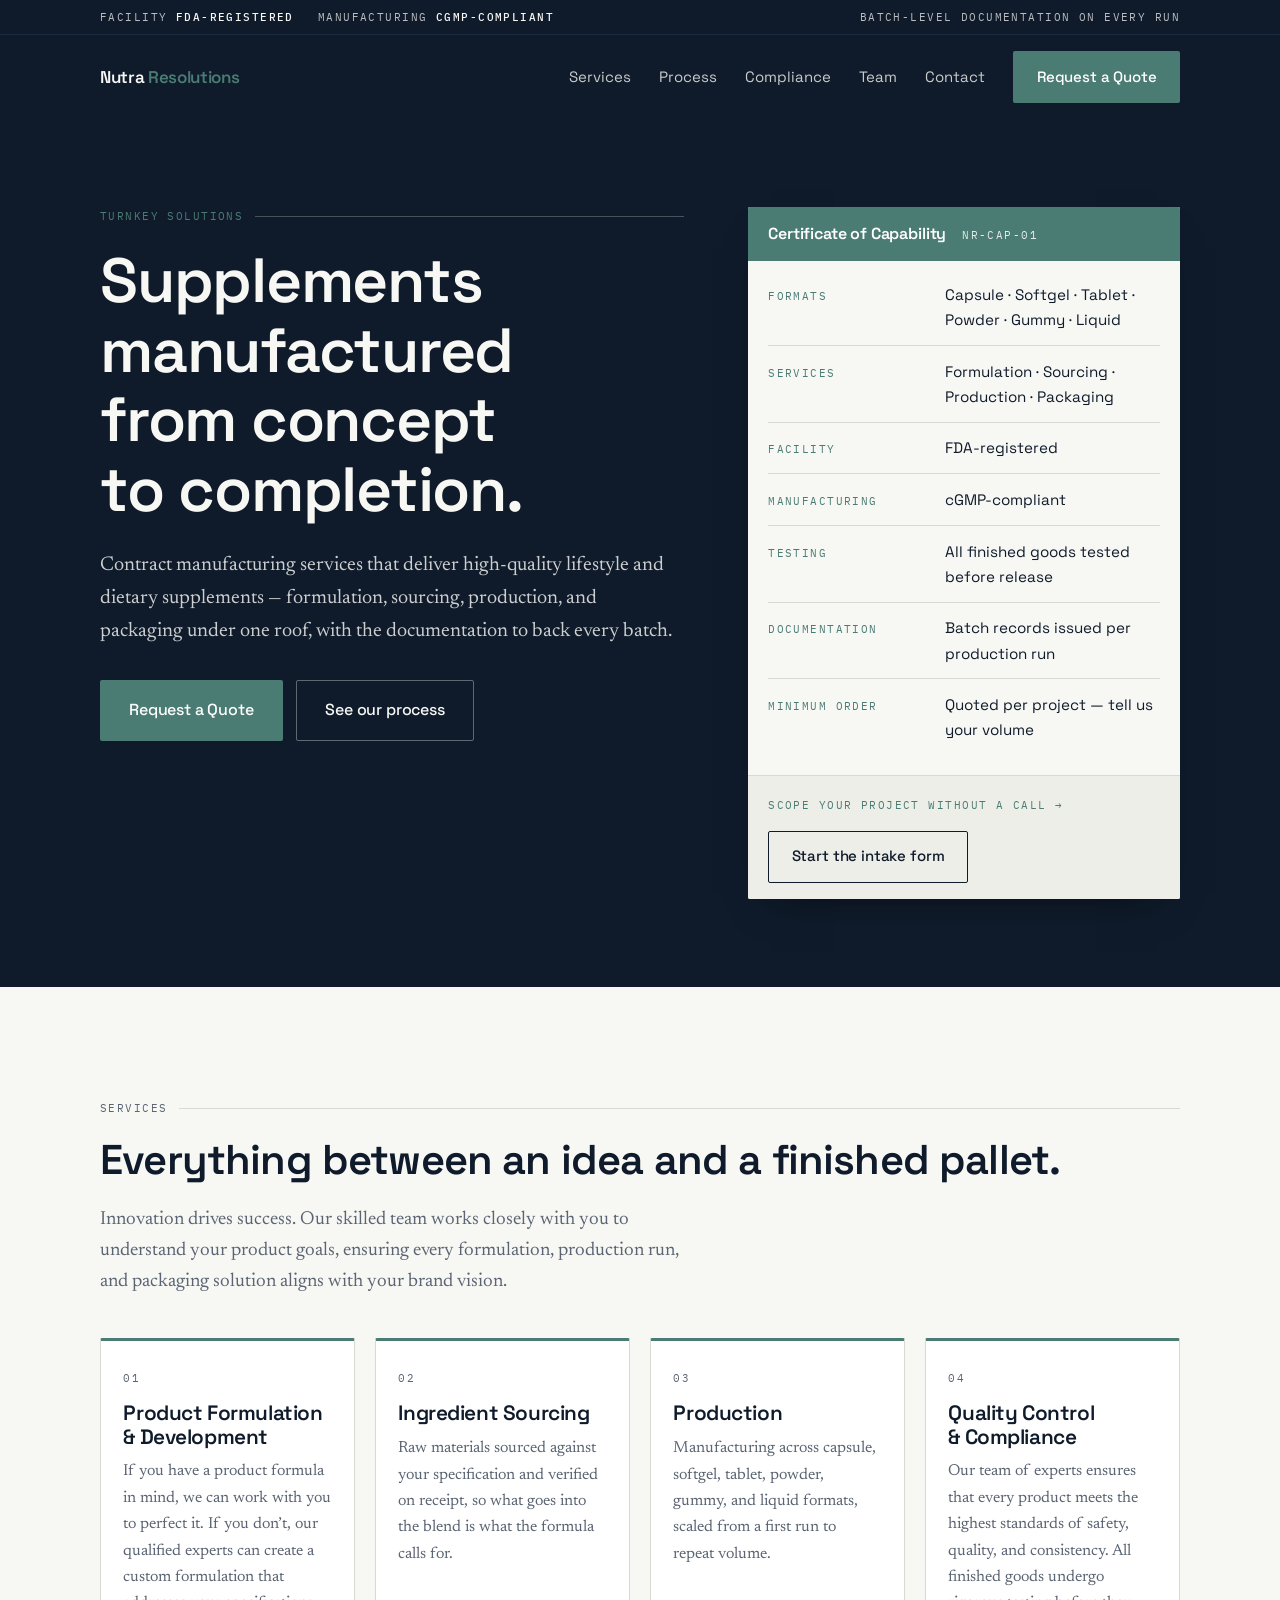
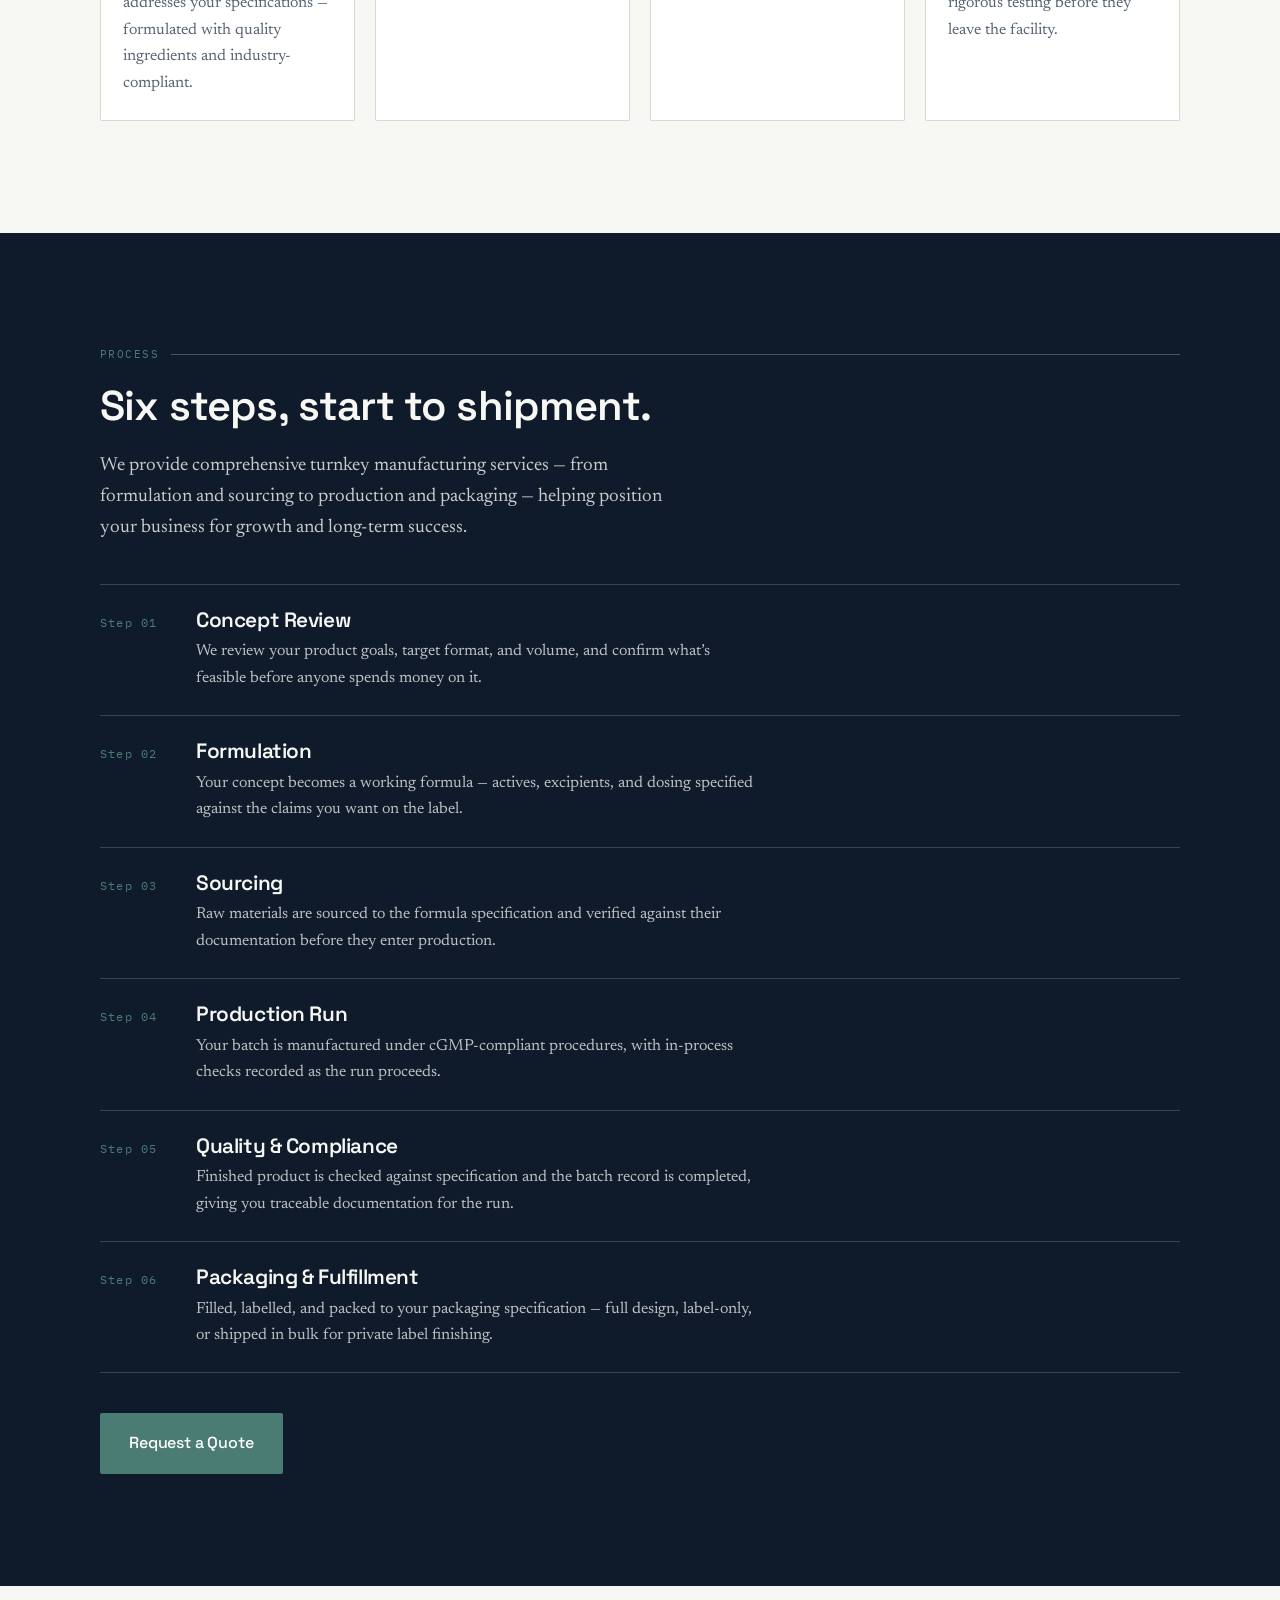
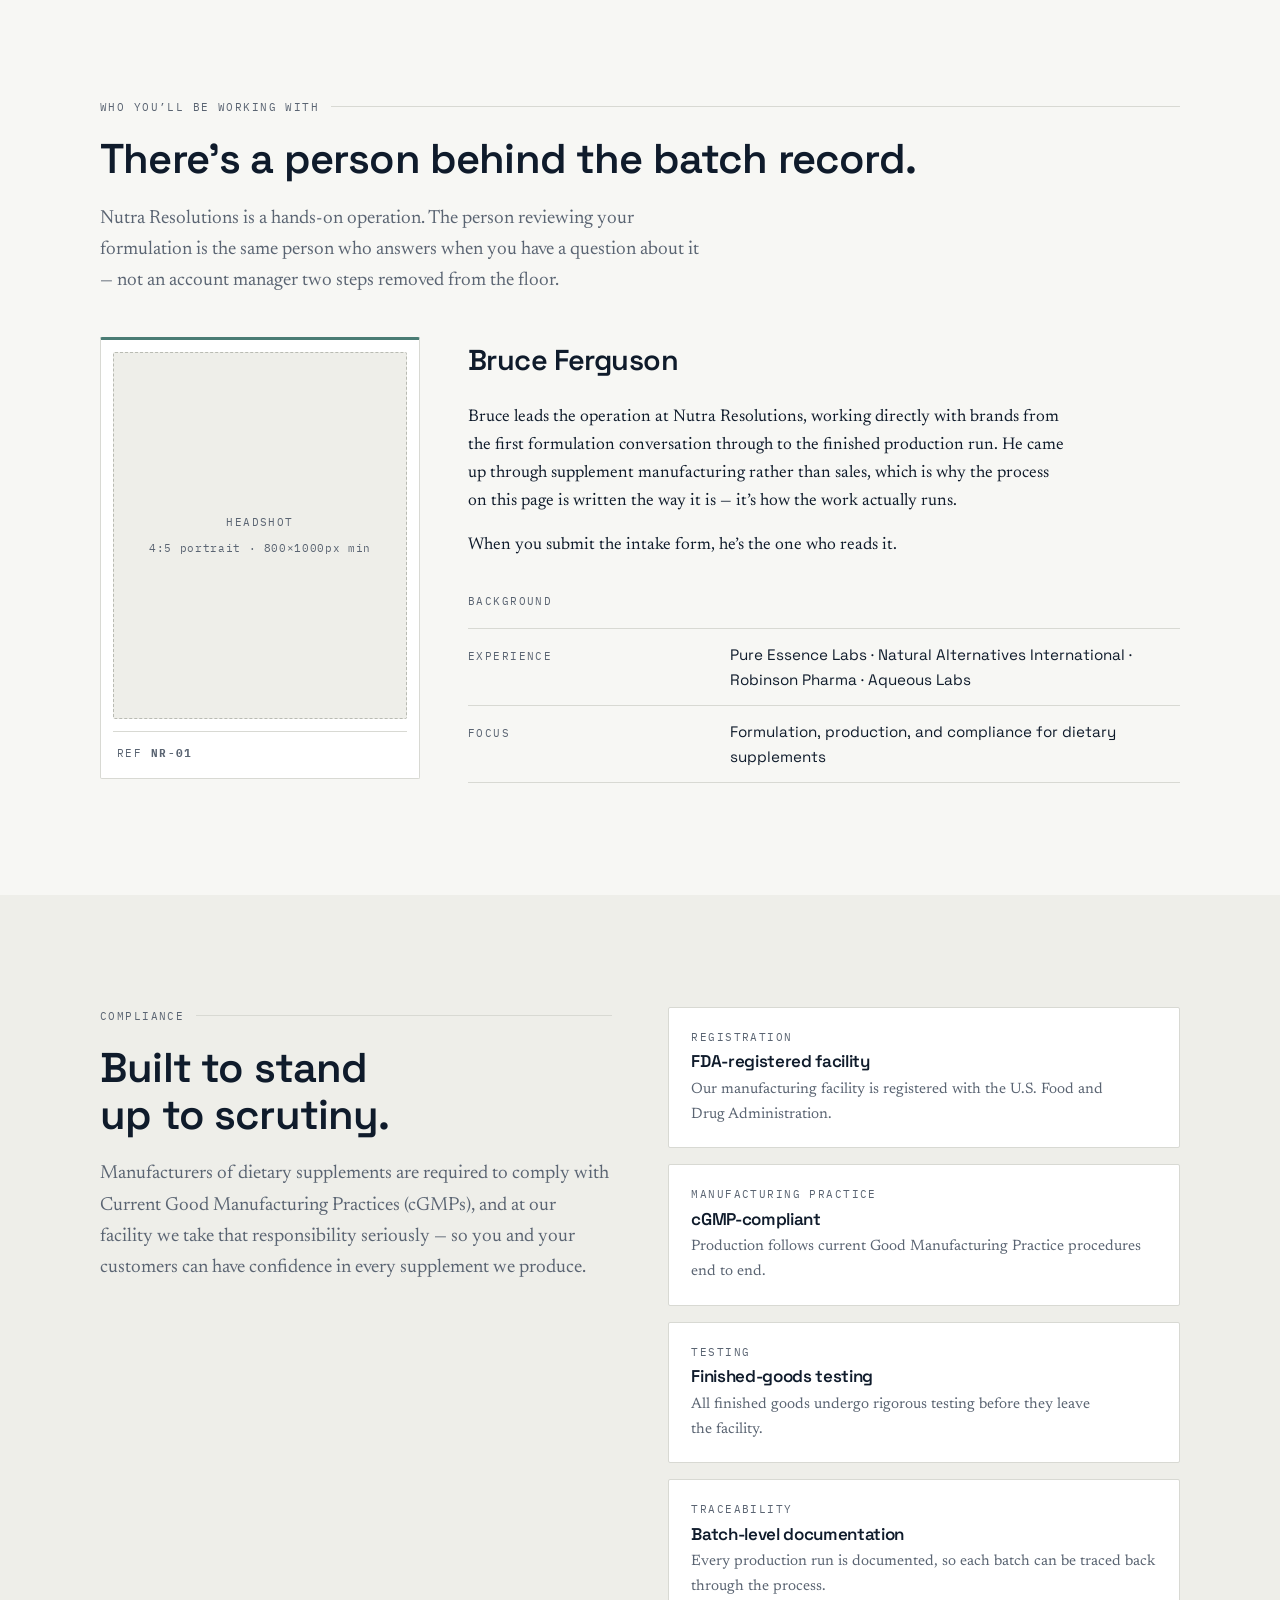
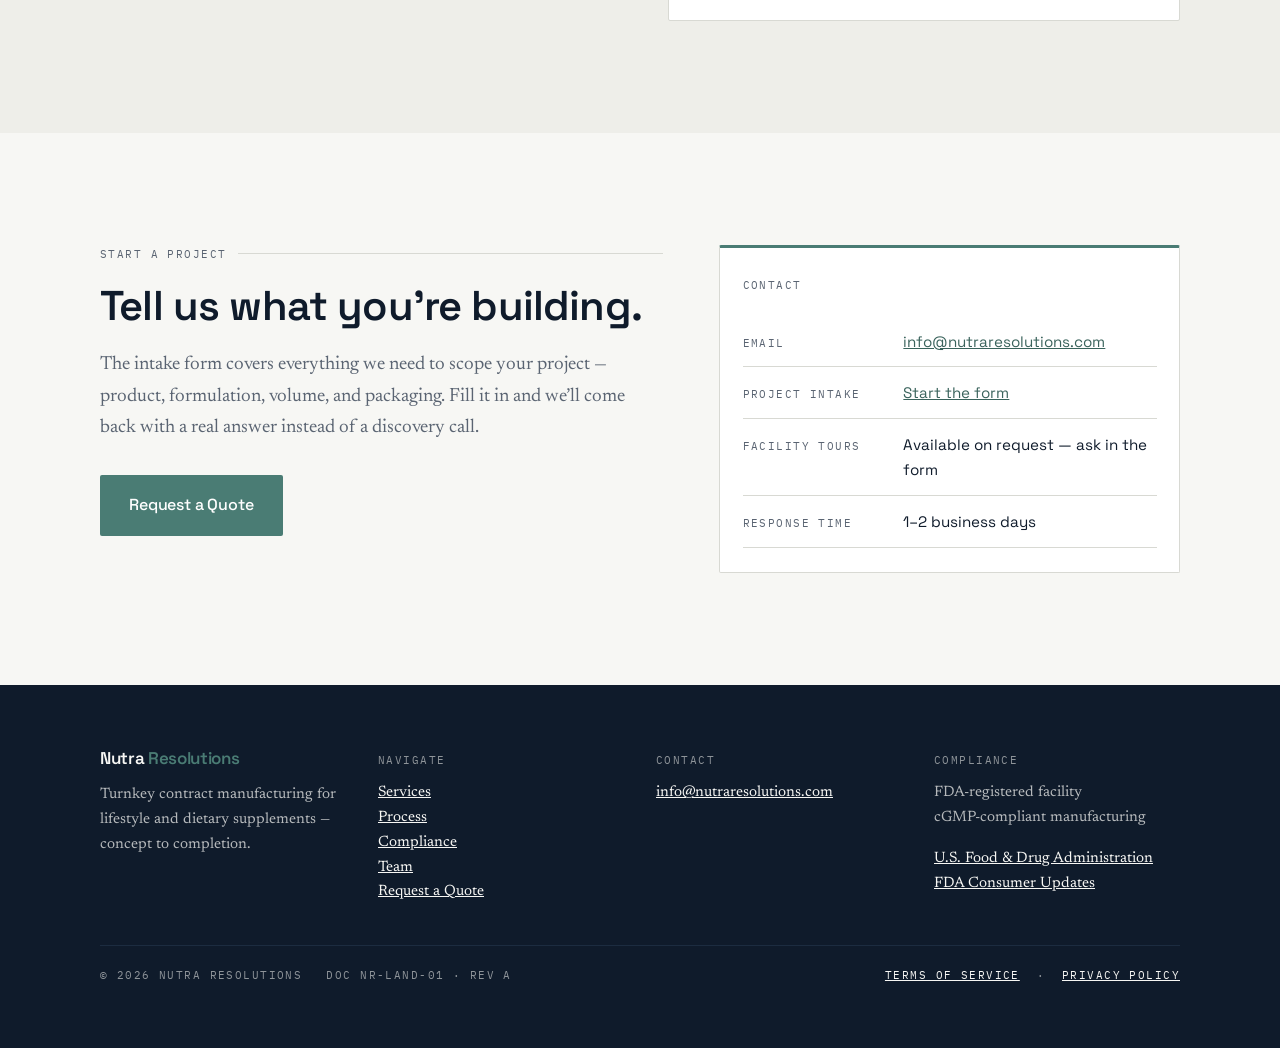
<file: clients/nutra-resolutions/index.html>
<!doctype html>
<html lang="en">
<head>
<meta charset="utf-8">
<meta name="viewport" content="width=device-width, initial-scale=1">
<title>Nutra Resolutions — Turnkey Supplement Contract Manufacturing</title>
<meta name="description" content="Contract manufacturing for lifestyle and dietary supplements — formulation, sourcing, production, and packaging from concept to completion. FDA-registered, cGMP-compliant.">
<link rel="preconnect" href="https://fonts.googleapis.com">
<link rel="preconnect" href="https://fonts.gstatic.com" crossorigin>
<link href="https://fonts.googleapis.com/css2?family=IBM+Plex+Mono:wght@400;500&family=Newsreader:opsz,wght@6..72,400;6..72,500&family=Space+Grotesk:wght@400;500;600&display=swap" rel="stylesheet">
<link rel="stylesheet" href="assets/nutra.css">
</head>
<body>

<a class="skip-link" href="#main">Skip to content</a>

<!-- ===== SECTION: batch-strip ============================================ -->
<div class="batch-strip">
  <div class="wrap">
    <span class="mono">Facility <b>FDA-Registered</b></span>
    <span class="mono">Manufacturing <b>cGMP-Compliant</b></span>
    <span class="mono batch-strip__spacer">Batch-level documentation on every run</span>
  </div>
</div>

<!-- ===== SECTION: header ================================================= -->
<header class="site-header">
  <div class="wrap site-header__inner">
    <a class="brand" href="index.html">
      <!-- LOGO SLOT — when Bruce's file lands, replace the <span> below with:
           <img class="brand__logo" src="assets/logo.svg" alt="Nutra Resolutions">
           It sits on navy, so it needs the light/reversed version of the lockup.
           Do the same in the footer. -->
      <span class="brand__text">Nutra <span class="brand__mark">Resolutions</span></span>
    </a>
    <button class="nav-toggle" type="button" aria-expanded="false" aria-controls="site-nav">Menu</button>
    <nav class="site-nav" id="site-nav" aria-label="Main">
      <a href="#services">Services</a>
      <a href="#process">Process</a>
      <a href="#compliance">Compliance</a>
      <a href="#founder">Team</a>
      <a href="#contact">Contact</a>
      <a class="btn btn--primary" href="intake-form.html">Request a Quote</a>
    </nav>
  </div>
</header>

<main id="main">

<!-- ===== SECTION: hero =================================================== -->
<section class="hero">
  <div class="wrap hero__grid">
    <div>
      <div class="eyebrow"><span class="mono">Turnkey Solutions</span></div>
      <h1>Supplements manufactured from concept to completion.</h1>
      <p class="hero__lede">
        Contract manufacturing services that deliver high-quality lifestyle and dietary
        supplements &mdash; formulation, sourcing, production, and packaging under one
        roof, with the documentation to back every batch.
      </p>
      <div class="hero__actions">
        <a class="btn btn--primary btn--lg" href="intake-form.html">Request a Quote</a>
        <a class="btn btn--ghost btn--lg" href="#process">See our process</a>
      </div>
    </div>

    <!-- Certificate of Capability card -->
    <div class="coc">
      <div class="coc__head">
        <span class="coc__title">Certificate of Capability</span>
        <span class="mono">NR-CAP-01</span>
      </div>
      <div class="coc__body">
        <!-- ⚠️ UNCONFIRMED (spec §10): this format list is drafted from what a
             turnkey manufacturer typically offers. Dr. Bruce must confirm which
             of these six he actually runs before this goes live. -->
        <div class="spec-row">
          <span class="mono">Formats</span>
          <span class="spec-row__value">Capsule &middot; Softgel &middot; Tablet &middot; Powder &middot; Gummy &middot; Liquid</span>
        </div>
        <div class="spec-row">
          <span class="mono">Services</span>
          <span class="spec-row__value">Formulation &middot; Sourcing &middot; Production &middot; Packaging</span>
        </div>
        <div class="spec-row">
          <span class="mono">Facility</span>
          <span class="spec-row__value">FDA-registered</span>
        </div>
        <div class="spec-row">
          <span class="mono">Manufacturing</span>
          <span class="spec-row__value">cGMP-compliant</span>
        </div>
        <div class="spec-row">
          <span class="mono">Testing</span>
          <span class="spec-row__value">All finished goods tested before release</span>
        </div>
        <div class="spec-row">
          <span class="mono">Documentation</span>
          <span class="spec-row__value">Batch records issued per production run</span>
        </div>
        <!-- ⚠️ UNCONFIRMED (spec §10): real MOQ numbers not yet supplied. This
             row deliberately states no figure rather than publish a guess —
             replace with the actual minimum once Dr. Bruce confirms it. -->
        <div class="spec-row">
          <span class="mono">Minimum order</span>
          <span class="spec-row__value">Quoted per project &mdash; tell us your volume</span>
        </div>
      </div>
      <div class="coc__foot">
        <span class="mono">Scope your project without a call &rarr;</span>
        <p style="margin-top:.65rem">
          <a class="btn btn--outline" href="intake-form.html">Start the intake form</a>
        </p>
      </div>
    </div>
  </div>
</section>

<!-- ===== SECTION: services =============================================== -->
<section class="section" id="services">
  <div class="wrap">
    <div class="eyebrow"><span class="mono">Services</span></div>
    <h2>Everything between an idea and a finished pallet.</h2>
    <p class="section__lede">
      Innovation drives success. Our skilled team works closely with you to understand your
      product goals, ensuring every formulation, production run, and packaging solution
      aligns with your brand vision.
    </p>

    <div class="cards">
      <article class="card">
        <span class="mono">01</span>
        <h3>Product Formulation &amp; Development</h3>
        <p>
          If you have a product formula in mind, we can work with you to perfect it.
          If you don&rsquo;t, our qualified experts can create a custom formulation that
          addresses your specifications &mdash; formulated with quality ingredients and
          industry-compliant.
        </p>
      </article>
      <article class="card">
        <span class="mono">02</span>
        <h3>Ingredient Sourcing</h3>
        <p>
          Raw materials sourced against your specification and verified on receipt, so
          what goes into the blend is what the formula calls for.
        </p>
      </article>
      <article class="card">
        <span class="mono">03</span>
        <h3>Production</h3>
        <p>
          Manufacturing across capsule, softgel, tablet, powder, gummy, and liquid
          formats, scaled from a first run to repeat volume.
        </p>
      </article>
      <article class="card">
        <span class="mono">04</span>
        <h3>Quality Control &amp; Compliance</h3>
        <p>
          Our team of experts ensures that every product meets the highest standards
          of safety, quality, and consistency. All finished goods undergo rigorous
          testing before they leave the facility.
        </p>
      </article>
    </div>
  </div>
</section>

<!-- ===== SECTION: process =============================================== -->
<section class="section section--navy" id="process">
  <div class="wrap">
    <div class="eyebrow"><span class="mono">Process</span></div>
    <h2>Six steps, start to shipment.</h2>
    <p class="section__lede">
      We provide comprehensive turnkey manufacturing services &mdash; from formulation and
      sourcing to production and packaging &mdash; helping position your business for growth
      and long-term success.
    </p>

    <div class="steps">
      <article class="step">
        <span class="step__num">Step 01</span>
        <div>
          <h3>Concept Review</h3>
          <p>
            We review your product goals, target format, and volume, and confirm what&rsquo;s
            feasible before anyone spends money on it.
          </p>
        </div>
      </article>
      <article class="step">
        <span class="step__num">Step 02</span>
        <div>
          <h3>Formulation</h3>
          <p>
            Your concept becomes a working formula &mdash; actives, excipients, and dosing
            specified against the claims you want on the label.
          </p>
        </div>
      </article>
      <article class="step">
        <span class="step__num">Step 03</span>
        <div>
          <h3>Sourcing</h3>
          <p>
            Raw materials are sourced to the formula specification and verified against
            their documentation before they enter production.
          </p>
        </div>
      </article>
      <article class="step">
        <span class="step__num">Step 04</span>
        <div>
          <h3>Production Run</h3>
          <p>
            Your batch is manufactured under cGMP-compliant procedures, with in-process
            checks recorded as the run proceeds.
          </p>
        </div>
      </article>
      <article class="step">
        <span class="step__num">Step 05</span>
        <div>
          <h3>Quality &amp; Compliance</h3>
          <p>
            Finished product is checked against specification and the batch record is
            completed, giving you traceable documentation for the run.
          </p>
        </div>
      </article>
      <article class="step">
        <span class="step__num">Step 06</span>
        <div>
          <h3>Packaging &amp; Fulfillment</h3>
          <p>
            Filled, labelled, and packed to your packaging specification &mdash; full design,
            label-only, or shipped in bulk for private label finishing.
          </p>
        </div>
      </article>
    </div>

    <p style="margin-top:2.5rem">
      <a class="btn btn--primary btn--lg" href="intake-form.html">Request a Quote</a>
    </p>
  </div>
</section>

<!-- ===== SECTION: founder ================================================
     ⚠️ EVERYTHING IN THIS SECTION IS UNCONFIRMED — see README "Who runs the
     company". Sourced from third-party data aggregators (ZoomInfo, RocketReach,
     Datanyze), not from Bruce or from a primary source. Three specific things
     must be confirmed before this goes live:
       1. TITLE — deliberately absent. Sources said "General Manager", the brief
          said owner. Ask Bruce and add it in the last phase.
       2. "DR." — his degree is an M.D. (A.M.) in Alternative Medicine, not a
          medical degree. Do not use "Dr." next to product or quality claims
          without checking how it reads to the FTC.
       3. CAREER HISTORY — the four employers below are scraped data and may be
          wrong or stale.
     Replace the portrait placeholder with a real headshot before launch.
     ====================================================================== -->
<section class="section" id="founder">
  <div class="wrap">
    <div class="eyebrow"><span class="mono">Who you&rsquo;ll be working with</span></div>
    <h2>There&rsquo;s a person behind the batch record.</h2>
    <p class="section__lede">
      Nutra Resolutions is a hands-on operation. The person reviewing your
      formulation is the same person who answers when you have a question about
      it &mdash; not an account manager two steps removed from the floor.
    </p>

    <div class="founder__grid">
      <figure class="portrait" style="margin:0">
        <div class="portrait__frame">
          <!-- Drop the headshot in here and delete the placeholder text:
               <img src="assets/bruce-ferguson.jpg" alt="Bruce Ferguson">
               Target 4:5 portrait, at least 800x1000px. -->
          <span class="mono">Headshot</span>
          <span class="mono" style="letter-spacing:.06em;text-transform:none">
            4:5 portrait &middot; 800&times;1000px min
          </span>
        </div>
        <figcaption class="portrait__cap">
          <span class="mono">Ref <b>NR-01</b></span>
        </figcaption>
      </figure>

      <div class="founder__body">
        <div class="founder__name">Bruce Ferguson</div>
        <!-- No job title on purpose. Every source said General Manager, the
             brief said owner, and the section reads fine without one. Add it
             in the last phase once Bruce says what it should be. -->

        <div class="founder__bio">
          <p>
            Bruce leads the operation at Nutra Resolutions, working directly with
            brands from the first formulation conversation through to the finished
            production run. He came up through supplement manufacturing rather
            than sales, which is why the process on this page is written the way
            it is &mdash; it&rsquo;s how the work actually runs.
          </p>
          <p>
            When you submit the intake form, he&rsquo;s the one who reads it.
          </p>
        </div>

        <div class="founder__record">
          <span class="mono">Background</span>
          <div style="margin-top:.75rem">
            <!-- ⚠️ CAREER HISTORY UNCONFIRMED — scraped, verify with Bruce -->
            <div class="spec-row">
              <span class="mono">Experience</span>
              <span class="spec-row__value">
                Pure Essence Labs &middot; Natural Alternatives International &middot;
                Robinson Pharma &middot; Aqueous Labs
              </span>
            </div>
            <div class="spec-row">
              <span class="mono">Focus</span>
              <span class="spec-row__value">
                Formulation, production, and compliance for dietary supplements
              </span>
            </div>
          </div>
        </div>
      </div>
    </div>
  </div>
</section>

<!-- ===== SECTION: compliance ============================================ -->
<section class="section section--alt" id="compliance">
  <div class="wrap">
    <div class="compliance__grid">
      <div>
        <div class="eyebrow"><span class="mono">Compliance</span></div>
        <h2>Built to stand up to scrutiny.</h2>
        <p class="section__lede">
          Manufacturers of dietary supplements are required to comply with Current
          Good Manufacturing Practices (cGMPs), and at our facility we take that
          responsibility seriously &mdash; so you and your customers can have
          confidence in every supplement we produce.
        </p>
      </div>
      <div>
        <div class="stamp">
          <span class="mono">Registration</span>
          <h3>FDA-registered facility</h3>
          <p>Our manufacturing facility is registered with the U.S. Food and Drug Administration.</p>
        </div>
        <div class="stamp">
          <span class="mono">Manufacturing practice</span>
          <h3>cGMP-compliant</h3>
          <p>Production follows current Good Manufacturing Practice procedures end to end.</p>
        </div>
        <div class="stamp">
          <span class="mono">Testing</span>
          <h3>Finished-goods testing</h3>
          <p>All finished goods undergo rigorous testing before they leave the facility.</p>
        </div>
        <div class="stamp">
          <span class="mono">Traceability</span>
          <h3>Batch-level documentation</h3>
          <p>Every production run is documented, so each batch can be traced back through the process.</p>
        </div>
      </div>
    </div>
  </div>
</section>

<!-- ===== SECTION: contact =============================================== -->
<section class="section" id="contact">
  <div class="wrap">
    <div class="cta__grid">
      <div>
        <div class="eyebrow"><span class="mono">Start a project</span></div>
        <h2>Tell us what you&rsquo;re building.</h2>
        <p class="section__lede">
          The intake form covers everything we need to scope your project &mdash; product,
          formulation, volume, and packaging. Fill it in and we&rsquo;ll come back with a
          real answer instead of a discovery call.
        </p>
        <p style="margin-top:2rem">
          <a class="btn btn--primary btn--lg" href="intake-form.html">Request a Quote</a>
        </p>
      </div>

      <div class="contact-card">
        <span class="mono">Contact</span>
        <div style="margin-top:1rem">
          <div class="spec-row">
            <span class="mono">Email</span>
            <span class="spec-row__value">
              <a href="mailto:info@nutraresolutions.com">info@nutraresolutions.com</a>
            </span>
          </div>
          <div class="spec-row">
            <span class="mono">Project intake</span>
            <span class="spec-row__value"><a href="intake-form.html">Start the form</a></span>
          </div>
          <div class="spec-row">
            <span class="mono">Facility tours</span>
            <span class="spec-row__value">Available on request &mdash; ask in the form</span>
          </div>
          <div class="spec-row">
            <span class="mono">Response time</span>
            <span class="spec-row__value">1&ndash;2 business days</span>
          </div>
        </div>
      </div>
    </div>
  </div>
</section>

</main>

<!-- ===== SECTION: footer ================================================= -->
<footer class="site-footer">
  <div class="wrap">
    <div class="site-footer__grid">
      <div>
        <a class="brand" href="index.html"><span class="brand__text">Nutra <span class="brand__mark">Resolutions</span></span></a>
        <p style="margin-top:1rem;max-width:34ch">
          Turnkey contract manufacturing for lifestyle and dietary supplements &mdash;
          concept to completion.
        </p>
      </div>
      <div>
        <span class="mono">Navigate</span>
        <p style="margin-top:.5rem">
          <a href="#services">Services</a><br>
          <a href="#process">Process</a><br>
          <a href="#compliance">Compliance</a><br>
          <a href="#founder">Team</a><br>
          <a href="intake-form.html">Request a Quote</a>
        </p>
      </div>
      <div>
        <span class="mono">Contact</span>
        <!-- OPEN (spec §10): if Dr. Bruce wants a phone number listed, add it
             here and in the #contact card — not as a hero CTA. -->
        <p style="margin-top:.5rem"><a href="mailto:info@nutraresolutions.com">info@nutraresolutions.com</a></p>
      </div>
      <div>
        <span class="mono">Compliance</span>
        <p style="margin-top:.5rem">FDA-registered facility<br>cGMP-compliant manufacturing</p>
        <p style="margin-top:.75rem">
          <a href="https://www.fda.gov/consumers">U.S. Food &amp; Drug Administration</a><br>
          <a href="https://www.fda.gov/consumers/consumer-updates">FDA Consumer Updates</a>
        </p>
      </div>
    </div>
    <div class="site-footer__bar">
      <span class="mono">&copy; <span id="year">2026</span> Nutra Resolutions</span>
      <span class="mono">Doc NR-LAND-01 &middot; Rev A</span>
      <span class="mono" style="margin-left:auto">
        <a href="https://www.nutraresolutions.com/policies/terms-of-service">Terms of Service</a>
        &nbsp;&middot;&nbsp;
        <a href="https://www.nutraresolutions.com/policies/privacy-policy">Privacy Policy</a>
      </span>
    </div>
  </div>
</footer>

<script src="assets/nutra.js"></script>
</body>
</html>
</file>
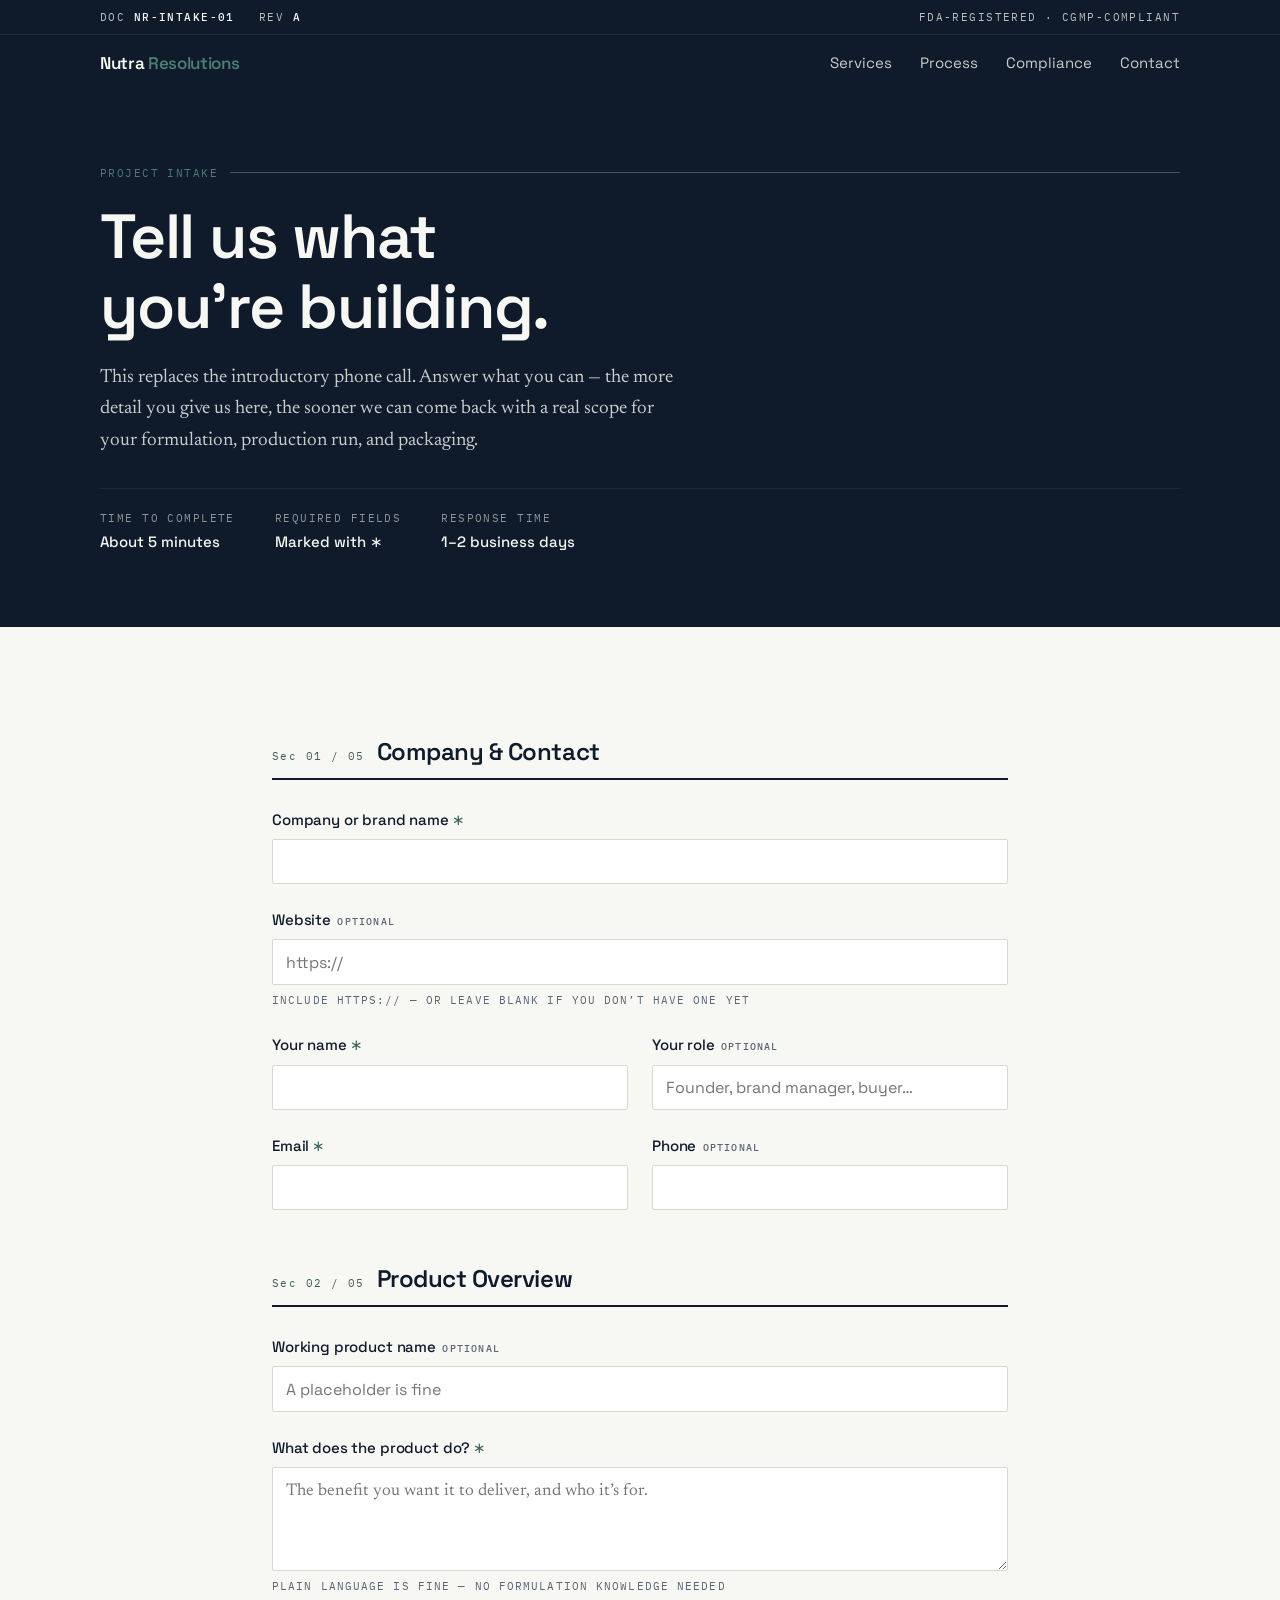
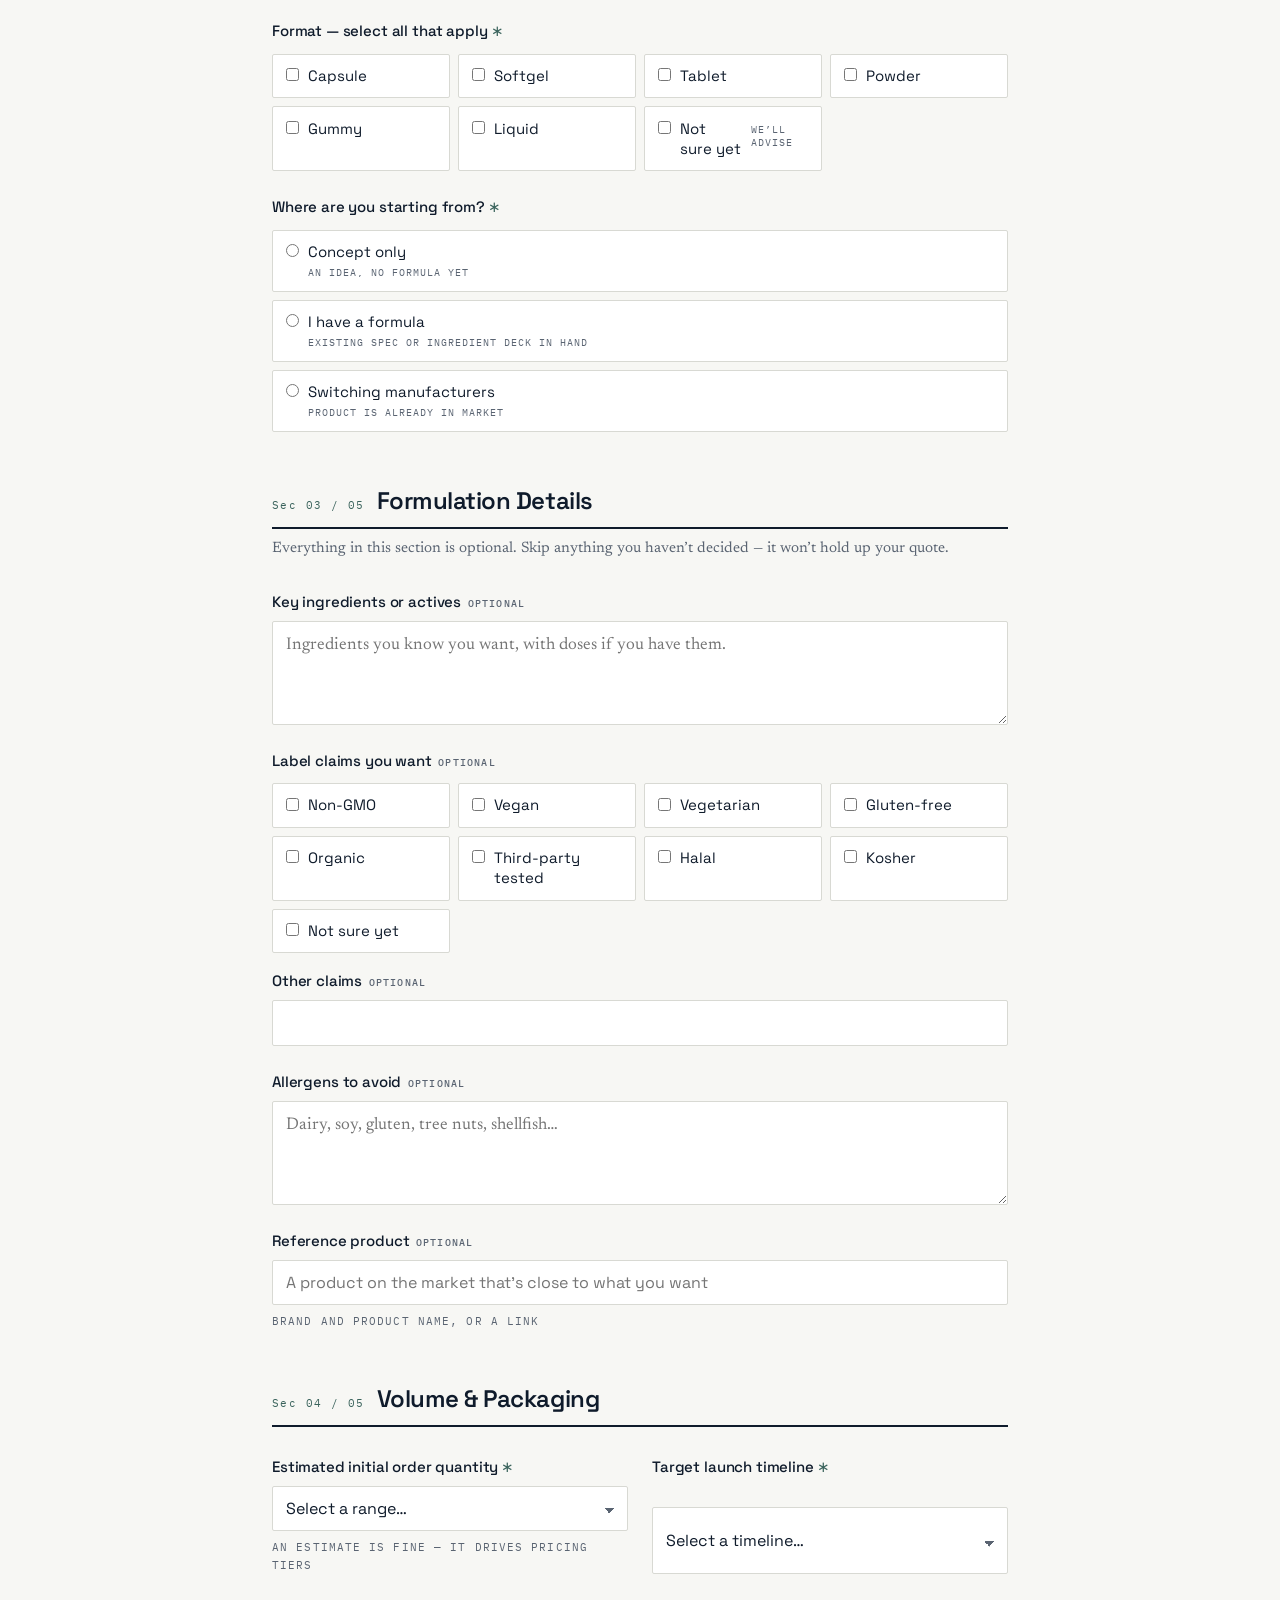
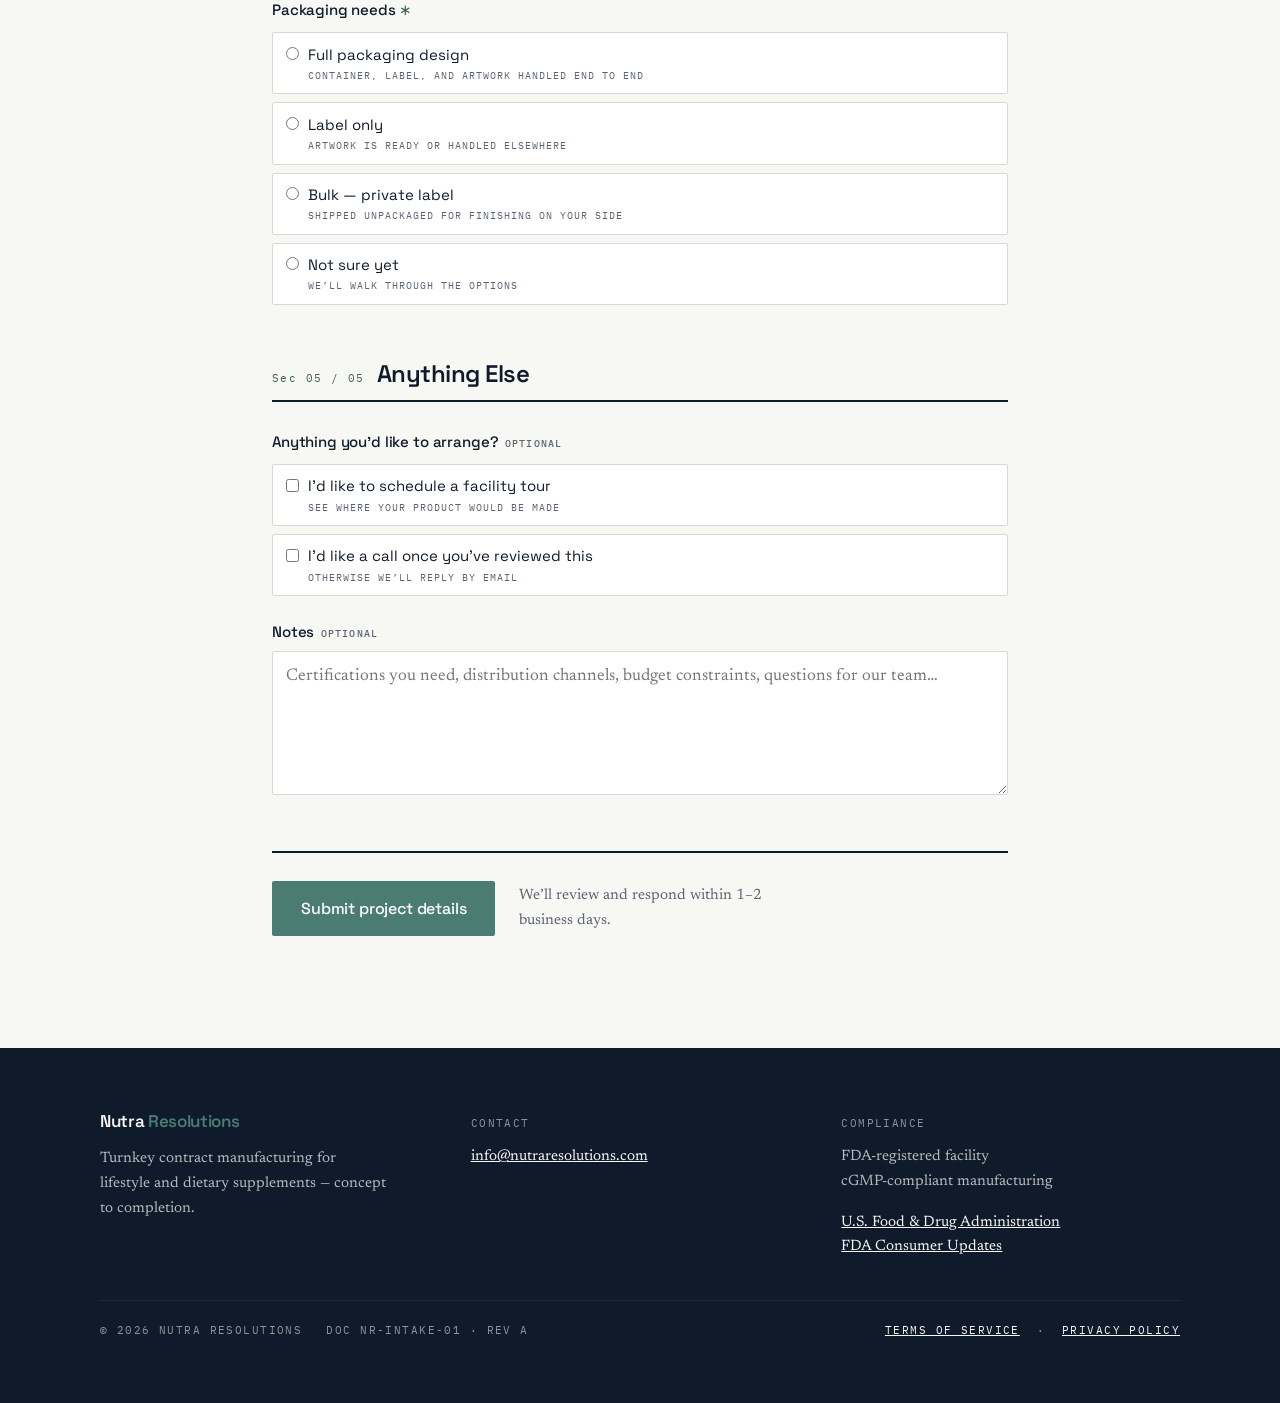
<file: clients/nutra-resolutions/intake-form.html>
<!doctype html>
<html lang="en">
<head>
<meta charset="utf-8">
<meta name="viewport" content="width=device-width, initial-scale=1">
<title>Project Intake — Nutra Resolutions</title>
<meta name="description" content="Tell us about your supplement project. This form captures everything we need to scope formulation, production, and packaging — no discovery call required.">
<link rel="preconnect" href="https://fonts.googleapis.com">
<link rel="preconnect" href="https://fonts.gstatic.com" crossorigin>
<link href="https://fonts.googleapis.com/css2?family=IBM+Plex+Mono:wght@400;500&family=Newsreader:opsz,wght@6..72,400;6..72,500&family=Space+Grotesk:wght@400;500;600&display=swap" rel="stylesheet">
<link rel="stylesheet" href="assets/nutra.css">
</head>
<body>

<a class="skip-link" href="#intake">Skip to the form</a>

<!-- ===== SECTION: batch-strip ============================================ -->
<div class="batch-strip">
  <div class="wrap">
    <span class="mono">Doc <b>NR-INTAKE-01</b></span>
    <span class="mono">Rev <b>A</b></span>
    <span class="mono batch-strip__spacer">FDA-Registered &middot; cGMP-Compliant</span>
  </div>
</div>

<!-- ===== SECTION: header ================================================= -->
<header class="site-header">
  <div class="wrap site-header__inner">
    <a class="brand" href="index.html">
      <!-- LOGO SLOT — when Bruce's file lands, replace the <span> below with:
           <img class="brand__logo" src="assets/logo.svg" alt="Nutra Resolutions">
           It sits on navy, so it needs the light/reversed version of the lockup.
           Do the same in the footer. -->
      <span class="brand__text">Nutra <span class="brand__mark">Resolutions</span></span>
    </a>
    <button class="nav-toggle" type="button" aria-expanded="false" aria-controls="site-nav">Menu</button>
    <nav class="site-nav" id="site-nav" aria-label="Main">
      <a href="index.html#services">Services</a>
      <a href="index.html#process">Process</a>
      <a href="index.html#compliance">Compliance</a>
      <a href="index.html#contact">Contact</a>
    </nav>
  </div>
</header>

<main>

<!-- ===== SECTION: form-masthead ========================================== -->
<div class="form-masthead">
  <div class="wrap">
    <div class="eyebrow"><span class="mono">Project Intake</span></div>
    <h1>Tell us what you&rsquo;re building.</h1>
    <p>
      This replaces the introductory phone call. Answer what you can &mdash; the more
      detail you give us here, the sooner we can come back with a real scope for your
      formulation, production run, and packaging.
    </p>
    <div class="form-meta">
      <div>
        <span class="mono">Time to complete</span>
        <strong>About 5 minutes</strong>
      </div>
      <div>
        <span class="mono">Required fields</span>
        <strong>Marked with &lowast;</strong>
      </div>
      <div>
        <span class="mono">Response time</span>
        <strong>1&ndash;2 business days</strong>
      </div>
    </div>
  </div>
</div>

<!-- ===== SECTION: intake-form ============================================ -->
<section class="intake" id="intake">
  <div class="wrap">
    <div class="intake__inner">

      <!-- Confirmation panel, revealed on successful submit -->
      <div class="receipt" id="receipt" hidden tabindex="-1">
        <div class="eyebrow"><span class="mono">Submission received</span></div>
        <h2>Thank you &mdash; we have your project details.</h2>
        <p>
          A member of the Nutra Resolutions team will review your submission and follow
          up within 1&ndash;2 business days. If your project is time-sensitive, reply
          directly to <a href="mailto:info@nutraresolutions.com">info@nutraresolutions.com</a>
          and reference your company name.
        </p>
        <p style="margin-top:1.25rem">
          <a class="btn btn--outline" href="index.html">Back to home</a>
        </p>
      </div>

      <form id="intake-form" novalidate>

        <!-- --- 01 Company &amp; Contact ------------------------------------ -->
        <fieldset class="fset">
          <div class="fset__head">
            <span class="fset__num">Sec 01 / 05</span>
            <h2 class="fset__title">Company &amp; Contact</h2>
          </div>

          <div class="grid">
            <div class="field span-2">
              <label for="company">Company or brand name<span class="req">&lowast;</span></label>
              <input type="text" id="company" name="company" autocomplete="organization" required>
            </div>

            <div class="field span-2">
              <label for="website">Website<span class="opt">Optional</span></label>
              <input type="url" id="website" name="website" placeholder="https://" autocomplete="url">
              <span class="field__hint">Include https:// &mdash; or leave blank if you don&rsquo;t have one yet</span>
            </div>

            <div class="field">
              <label for="contact_name">Your name<span class="req">&lowast;</span></label>
              <input type="text" id="contact_name" name="contact_name" autocomplete="name" required>
            </div>

            <div class="field">
              <label for="role">Your role<span class="opt">Optional</span></label>
              <input type="text" id="role" name="role" placeholder="Founder, brand manager, buyer&hellip;" autocomplete="organization-title">
            </div>

            <div class="field">
              <label for="email">Email<span class="req">&lowast;</span></label>
              <input type="email" id="email" name="email" autocomplete="email" required>
            </div>

            <div class="field">
              <label for="phone">Phone<span class="opt">Optional</span></label>
              <input type="tel" id="phone" name="phone" autocomplete="tel">
            </div>
          </div>
        </fieldset>

        <!-- --- 02 Product Overview ---------------------------------------- -->
        <fieldset class="fset">
          <div class="fset__head">
            <span class="fset__num">Sec 02 / 05</span>
            <h2 class="fset__title">Product Overview</h2>
          </div>

          <div class="grid">
            <div class="field span-2">
              <label for="product_name">Working product name<span class="opt">Optional</span></label>
              <input type="text" id="product_name" name="product_name" placeholder="A placeholder is fine">
            </div>

            <div class="field span-2">
              <label for="product_purpose">What does the product do?<span class="req">&lowast;</span></label>
              <textarea id="product_purpose" name="product_purpose" required
                placeholder="The benefit you want it to deliver, and who it&rsquo;s for."></textarea>
              <span class="field__hint">Plain language is fine &mdash; no formulation knowledge needed</span>
            </div>
          </div>

          <fieldset class="qgroup" style="margin-top:1.5rem">
            <legend class="qlabel">Format &mdash; select all that apply<span class="req">&lowast;</span></legend>
            <div class="choices">
              <label class="choice"><input type="checkbox" name="format" value="Capsule"> Capsule</label>
              <label class="choice"><input type="checkbox" name="format" value="Softgel"> Softgel</label>
              <label class="choice"><input type="checkbox" name="format" value="Tablet"> Tablet</label>
              <label class="choice"><input type="checkbox" name="format" value="Powder"> Powder</label>
              <label class="choice"><input type="checkbox" name="format" value="Gummy"> Gummy</label>
              <label class="choice"><input type="checkbox" name="format" value="Liquid"> Liquid</label>
              <label class="choice"><input type="checkbox" name="format" value="Not sure yet"> Not sure yet
                <span class="choice__sub">We&rsquo;ll advise</span>
              </label>
            </div>
          </fieldset>

          <fieldset class="qgroup" style="margin-top:1.5rem">
            <legend class="qlabel">Where are you starting from?<span class="req">&lowast;</span></legend>
            <div class="choices choices--stack">
              <label class="choice">
                <input type="radio" name="stage" value="Concept only" required>
                <span>Concept only
                  <span class="choice__sub">An idea, no formula yet</span>
                </span>
              </label>
              <label class="choice">
                <input type="radio" name="stage" value="Have a formula">
                <span>I have a formula
                  <span class="choice__sub">Existing spec or ingredient deck in hand</span>
                </span>
              </label>
              <label class="choice">
                <input type="radio" name="stage" value="Switching manufacturers">
                <span>Switching manufacturers
                  <span class="choice__sub">Product is already in market</span>
                </span>
              </label>
            </div>
          </fieldset>
        </fieldset>

        <!-- --- 03 Formulation Details -------------------------------------- -->
        <fieldset class="fset">
          <div class="fset__head">
            <span class="fset__num">Sec 03 / 05</span>
            <h2 class="fset__title">Formulation Details</h2>
          </div>
          <p class="fset__note">
            Everything in this section is optional. Skip anything you haven&rsquo;t decided &mdash;
            it won&rsquo;t hold up your quote.
          </p>

          <div class="grid">
            <div class="field span-2">
              <label for="key_ingredients">Key ingredients or actives<span class="opt">Optional</span></label>
              <textarea id="key_ingredients" name="key_ingredients"
                placeholder="Ingredients you know you want, with doses if you have them."></textarea>
            </div>
          </div>

          <fieldset class="qgroup" style="margin-top:1.5rem">
            <legend class="qlabel">Label claims you want<span class="opt">Optional</span></legend>
            <div class="choices">
              <label class="choice"><input type="checkbox" name="label_claims" value="Non-GMO"> Non-GMO</label>
              <label class="choice"><input type="checkbox" name="label_claims" value="Vegan"> Vegan</label>
              <label class="choice"><input type="checkbox" name="label_claims" value="Vegetarian"> Vegetarian</label>
              <label class="choice"><input type="checkbox" name="label_claims" value="Gluten-free"> Gluten-free</label>
              <label class="choice"><input type="checkbox" name="label_claims" value="Organic"> Organic</label>
              <label class="choice"><input type="checkbox" name="label_claims" value="Third-party tested"> Third-party tested</label>
              <label class="choice"><input type="checkbox" name="label_claims" value="Halal"> Halal</label>
              <label class="choice"><input type="checkbox" name="label_claims" value="Kosher"> Kosher</label>
              <label class="choice"><input type="checkbox" name="label_claims" value="Not sure yet"> Not sure yet</label>
            </div>
            <div class="field" style="margin-top:1rem">
              <label for="claims_other">Other claims<span class="opt">Optional</span></label>
              <input type="text" id="claims_other" name="claims_other">
            </div>
          </fieldset>

          <div class="grid grid--1" style="margin-top:1.5rem">
            <div class="field">
              <label for="allergens">Allergens to avoid<span class="opt">Optional</span></label>
              <textarea id="allergens" name="allergens"
                placeholder="Dairy, soy, gluten, tree nuts, shellfish&hellip;"></textarea>
            </div>

            <div class="field">
              <label for="reference_product">Reference product<span class="opt">Optional</span></label>
              <input type="text" id="reference_product" name="reference_product"
                placeholder="A product on the market that&rsquo;s close to what you want">
              <span class="field__hint">Brand and product name, or a link</span>
            </div>
          </div>
        </fieldset>

        <!-- --- 04 Volume &amp; Packaging ----------------------------------- -->
        <fieldset class="fset">
          <div class="fset__head">
            <span class="fset__num">Sec 04 / 05</span>
            <h2 class="fset__title">Volume &amp; Packaging</h2>
          </div>

          <div class="grid">
            <div class="field">
              <label for="order_quantity">Estimated initial order quantity<span class="req">&lowast;</span></label>
              <select id="order_quantity" name="order_quantity" required>
                <option value="">Select a range&hellip;</option>
                <option>Under 1,000 units</option>
                <option>1,000 &ndash; 5,000 units</option>
                <option>5,000 &ndash; 10,000 units</option>
                <option>10,000 &ndash; 25,000 units</option>
                <option>25,000+ units</option>
                <option>Not sure yet</option>
              </select>
              <span class="field__hint">An estimate is fine &mdash; it drives pricing tiers</span>
            </div>

            <div class="field">
              <label for="timeline">Target launch timeline<span class="req">&lowast;</span></label>
              <select id="timeline" name="timeline" required>
                <option value="">Select a timeline&hellip;</option>
                <option>As soon as possible</option>
                <option>1 &ndash; 3 months</option>
                <option>3 &ndash; 6 months</option>
                <option>6 &ndash; 12 months</option>
                <option>Exploring &mdash; no date set</option>
              </select>
            </div>
          </div>

          <fieldset class="qgroup" style="margin-top:1.5rem">
            <legend class="qlabel">Packaging needs<span class="req">&lowast;</span></legend>
            <div class="choices choices--stack">
              <label class="choice">
                <input type="radio" name="packaging" value="Full packaging design" required>
                <span>Full packaging design
                  <span class="choice__sub">Container, label, and artwork handled end to end</span>
                </span>
              </label>
              <label class="choice">
                <input type="radio" name="packaging" value="Label only">
                <span>Label only
                  <span class="choice__sub">Artwork is ready or handled elsewhere</span>
                </span>
              </label>
              <label class="choice">
                <input type="radio" name="packaging" value="Bulk / private label">
                <span>Bulk &mdash; private label
                  <span class="choice__sub">Shipped unpackaged for finishing on your side</span>
                </span>
              </label>
              <label class="choice">
                <input type="radio" name="packaging" value="Not sure yet">
                <span>Not sure yet
                  <span class="choice__sub">We&rsquo;ll walk through the options</span>
                </span>
              </label>
            </div>
          </fieldset>
        </fieldset>

        <!-- --- 05 Notes ----------------------------------------------------- -->
        <fieldset class="fset">
          <div class="fset__head">
            <span class="fset__num">Sec 05 / 05</span>
            <h2 class="fset__title">Anything Else</h2>
          </div>

          <fieldset class="qgroup" style="margin-bottom:1.5rem">
            <legend class="qlabel">Anything you&rsquo;d like to arrange?<span class="opt">Optional</span></legend>
            <div class="choices choices--stack">
              <label class="choice">
                <input type="checkbox" name="extras" value="Facility tour">
                <span>I&rsquo;d like to schedule a facility tour
                  <span class="choice__sub">See where your product would be made</span>
                </span>
              </label>
              <label class="choice">
                <input type="checkbox" name="extras" value="Call after review">
                <span>I&rsquo;d like a call once you&rsquo;ve reviewed this
                  <span class="choice__sub">Otherwise we&rsquo;ll reply by email</span>
                </span>
              </label>
            </div>
          </fieldset>

          <div class="field">
            <label for="notes">Notes<span class="opt">Optional</span></label>
            <textarea id="notes" name="notes" style="min-height:9rem"
              placeholder="Certifications you need, distribution channels, budget constraints, questions for our team&hellip;"></textarea>
          </div>
        </fieldset>

        <!-- Spam trap — hidden from people, tempting to bots -->
        <div class="hp" aria-hidden="true">
          <label for="company_fax">Do not fill this in</label>
          <input type="text" id="company_fax" name="company_fax" tabindex="-1" autocomplete="off">
        </div>

        <div class="submit-block">
          <button class="btn btn--primary btn--lg" type="submit" id="submit-btn">Submit project details</button>
          <p>We&rsquo;ll review and respond within 1&ndash;2 business days.</p>
        </div>

        <div class="form-status" id="form-status" role="status" aria-live="polite" hidden></div>
      </form>

    </div>
  </div>
</section>

</main>

<!-- ===== SECTION: footer ================================================= -->
<footer class="site-footer">
  <div class="wrap">
    <div class="site-footer__grid">
      <div>
        <a class="brand" href="index.html"><span class="brand__text">Nutra <span class="brand__mark">Resolutions</span></span></a>
        <p style="margin-top:1rem;max-width:34ch">
          Turnkey contract manufacturing for lifestyle and dietary supplements &mdash;
          concept to completion.
        </p>
      </div>
      <div>
        <span class="mono">Contact</span>
        <p style="margin-top:.5rem"><a href="mailto:info@nutraresolutions.com">info@nutraresolutions.com</a></p>
      </div>
      <div>
        <span class="mono">Compliance</span>
        <p style="margin-top:.5rem">FDA-registered facility<br>cGMP-compliant manufacturing</p>
        <p style="margin-top:.75rem">
          <a href="https://www.fda.gov/consumers">U.S. Food &amp; Drug Administration</a><br>
          <a href="https://www.fda.gov/consumers/consumer-updates">FDA Consumer Updates</a>
        </p>
      </div>
    </div>
    <div class="site-footer__bar">
      <span class="mono">&copy; <span id="year">2026</span> Nutra Resolutions</span>
      <span class="mono">Doc NR-INTAKE-01 &middot; Rev A</span>
      <span class="mono" style="margin-left:auto">
        <a href="https://www.nutraresolutions.com/policies/terms-of-service">Terms of Service</a>
        &nbsp;&middot;&nbsp;
        <a href="https://www.nutraresolutions.com/policies/privacy-policy">Privacy Policy</a>
      </span>
    </div>
  </div>
</footer>

<script src="assets/nutra.js"></script>
</body>
</html>
</file>
<file: clients/nutra-resolutions/assets/nutra.css>
/* ==========================================================================
   Nutra Resolutions — shared design system
   Palette / type / motif per build spec §4. Source of truth for both pages.

   REBRANDING TO THE LIVE SITE'S COLOURS
   The palette below is Kayla's direction, not sampled from nutraresolutions.com
   (unreachable from the build sandbox). To match the real brand, change only
   the four tokens marked BRAND — everything else is derived neutral and will
   follow. --sage-deep should be a darker shade of --sage, and --sage-tint a
   very light one, or the hover and checked states lose contrast.
   ========================================================================== */

:root {
  /* Palette (spec §4) */
  --navy:        #0f1b2b;   /* BRAND: dark ground — header, hero, footer */
  --navy-soft:   #1c2c40;
  --paper:       #f7f7f4;   /* BRAND: page ground */
  --paper-warm:  #eeeee9;
  --sage:        #4a7c74;   /* BRAND: accent — buttons, rules, active states */
  --sage-deep:   #3a635c;   /* BRAND: accent, darker (hover + link text) */
  --sage-tint:   #e6efed;
  --line:        #d8d9d3;
  --ink:         #0f1b2b;
  --ink-muted:   #5a6472;
  --white:       #ffffff;
  --alert:       #9a3b2f;

  /* Type (spec §4) */
  --font-ui:    "Space Grotesk", "Helvetica Neue", Arial, sans-serif;
  --font-body:  "Newsreader", Georgia, "Times New Roman", serif;
  --font-mono:  "IBM Plex Mono", ui-monospace, "SF Mono", Menlo, monospace;

  /* Rhythm */
  --gut:      clamp(1.25rem, 4vw, 2.5rem);
  --section:  clamp(3.5rem, 9vw, 7rem);
  --maxw:     1160px;
  --radius:   2px;
}

*, *::before, *::after { box-sizing: border-box; }

html { -webkit-text-size-adjust: 100%; scroll-behavior: smooth; }

body {
  margin: 0;
  background: var(--paper);
  color: var(--ink);
  font-family: var(--font-body);
  font-size: 1.0625rem;
  line-height: 1.65;
  font-synthesis-weight: none;
}

img { max-width: 100%; display: block; }

a { color: var(--sage-deep); }

h1, h2, h3, h4 {
  font-family: var(--font-ui);
  font-weight: 600;
  line-height: 1.12;
  letter-spacing: -0.02em;
  margin: 0;
  text-wrap: balance;
}

h1 { font-size: clamp(2.25rem, 6vw, 3.9rem); }
h2 { font-size: clamp(1.75rem, 4vw, 2.6rem); }
h3 { font-size: clamp(1.1rem, 2vw, 1.3rem); }

p { margin: 0 0 1rem; text-wrap: pretty; }
p:last-child { margin-bottom: 0; }

.wrap { width: 100%; max-width: var(--maxw); margin-inline: auto; padding-inline: var(--gut); }

.skip-link {
  position: absolute; left: -9999px; top: 0;
  background: var(--navy); color: var(--paper);
  padding: .75rem 1rem; z-index: 100;
  font-family: var(--font-ui); font-size: .875rem;
}
.skip-link:focus { left: 0; }

:where(a, button, input, select, textarea, summary):focus-visible {
  outline: 2px solid var(--sage);
  outline-offset: 2px;
}

/* --------------------------------------------------------------------------
   Motif primitives — batch record / certificate of analysis
   -------------------------------------------------------------------------- */

/* Mono data label: "SEC 01 / 05", "BATCH REC", field hints */
.mono {
  font-family: var(--font-mono);
  font-size: .6875rem;
  letter-spacing: .13em;
  text-transform: uppercase;
  color: var(--ink-muted);
}

/* Batch strip — the thin ruled header bar that runs across the top of a record */
.batch-strip {
  background: var(--navy);
  color: rgba(247, 247, 244, .74);
  border-bottom: 1px solid var(--navy-soft);
}
.batch-strip .wrap {
  display: flex;
  flex-wrap: wrap;
  gap: .35rem 1.5rem;
  padding-block: .5rem;
}
.batch-strip .mono { color: inherit; }
.batch-strip .mono b { color: var(--paper); font-weight: 500; }
.batch-strip__spacer { margin-left: auto; }

/* Section eyebrow — numbered like a form section on a batch record */
.eyebrow {
  display: flex;
  align-items: center;
  gap: .75rem;
  margin-bottom: 1.25rem;
}
.eyebrow::after {
  content: "";
  flex: 1;
  height: 1px;
  background: var(--line);
}

/* Spec-sheet row: label left, value right, hairline between */
.spec-row {
  display: grid;
  grid-template-columns: minmax(8rem, 34%) 1fr;
  gap: .35rem 1.25rem;
  padding: .8rem 0;
  border-top: 1px solid var(--line);
  align-items: baseline;
}
.spec-row:last-child { border-bottom: 1px solid var(--line); }
.spec-row__value { font-family: var(--font-ui); font-size: .95rem; }

/* Buttons */
.btn {
  display: inline-flex;
  align-items: center;
  justify-content: center;
  gap: .5rem;
  font-family: var(--font-ui);
  font-size: .9375rem;
  font-weight: 500;
  letter-spacing: -0.01em;
  padding: .8rem 1.4rem;
  border-radius: var(--radius);
  border: 1px solid transparent;
  text-decoration: none;
  cursor: pointer;
  transition: background-color .15s ease, color .15s ease, border-color .15s ease;
}
.btn--primary { background: var(--sage); color: var(--white); }
.btn--primary:hover { background: var(--sage-deep); }
.btn--ghost { background: transparent; color: var(--paper); border-color: rgba(247,247,244,.35); }
.btn--ghost:hover { border-color: var(--paper); }
.btn--outline { background: transparent; color: var(--navy); border-color: var(--navy); }
.btn--outline:hover { background: var(--navy); color: var(--paper); }
.btn--lg { padding: 1rem 1.75rem; font-size: 1rem; }
.btn[disabled] { opacity: .55; cursor: progress; }

/* --------------------------------------------------------------------------
   Site header
   -------------------------------------------------------------------------- */

.site-header {
  position: sticky;
  top: 0;
  z-index: 50;
  background: var(--navy);
  color: var(--paper);
}
.site-header__inner {
  display: flex;
  align-items: center;
  gap: 1.5rem;
  padding-block: 1rem;
}
.brand {
  font-family: var(--font-ui);
  font-weight: 600;
  font-size: 1.0625rem;
  letter-spacing: -0.02em;
  color: var(--paper);
  text-decoration: none;
  line-height: 1.1;
}
.brand__text { display: block; }
.brand__mark { color: var(--sage); }

/* Logo slot. The header and footer both sit on --navy, so the file dropped in
   here must be a light/reversed lockup — a dark-on-transparent logo vanishes.
   SVG preferred; a PNG needs 2x the display height to stay crisp. */
.brand__logo {
  display: block;
  height: 34px;
  width: auto;
  max-width: 15rem;
}
@media (max-width: 480px) { .brand__logo { height: 28px; } }
.site-nav {
  margin-left: auto;
  display: flex;
  align-items: center;
  gap: 1.75rem;
}
.site-nav a {
  font-family: var(--font-ui);
  font-size: .9375rem;
  color: rgba(247,247,244,.8);
  text-decoration: none;
}
.site-nav a:hover { color: var(--paper); }
.site-nav .btn--primary { color: var(--white); }

.nav-toggle {
  display: none;
  margin-left: auto;
  background: transparent;
  border: 1px solid rgba(247,247,244,.35);
  color: var(--paper);
  font-family: var(--font-mono);
  font-size: .6875rem;
  letter-spacing: .13em;
  text-transform: uppercase;
  padding: .55rem .8rem;
  border-radius: var(--radius);
  cursor: pointer;
}

@media (max-width: 860px) {
  .nav-toggle { display: inline-block; }
  .site-nav {
    display: none;
    position: absolute;
    left: 0; right: 0; top: 100%;
    flex-direction: column;
    align-items: stretch;
    gap: 0;
    background: var(--navy);
    border-top: 1px solid var(--navy-soft);
    padding: .5rem var(--gut) 1.25rem;
  }
  .site-nav[data-open="true"] { display: flex; }
  .site-nav a {
    padding: .85rem 0;
    border-bottom: 1px solid var(--navy-soft);
  }
  .site-nav .btn { margin-top: 1rem; border-bottom: 0; }
}

/* --------------------------------------------------------------------------
   Footer
   -------------------------------------------------------------------------- */

.site-footer {
  background: var(--navy);
  color: rgba(247,247,244,.72);
  padding-block: clamp(2.5rem, 6vw, 4rem);
  font-size: .9375rem;
}
.site-footer a { color: var(--paper); }
.site-footer__grid {
  display: grid;
  grid-template-columns: repeat(auto-fit, minmax(15rem, 1fr));
  gap: 2rem;
  align-items: start;
}
.site-footer__bar {
  margin-top: 2.5rem;
  padding-top: 1.25rem;
  border-top: 1px solid var(--navy-soft);
  display: flex;
  flex-wrap: wrap;
  gap: .5rem 1.5rem;
}
.site-footer .mono { color: rgba(247,247,244,.55); }

/* ==========================================================================
   INTAKE FORM
   ========================================================================== */

.form-masthead {
  background: var(--navy);
  color: var(--paper);
  padding-block: clamp(2.5rem, 7vw, 4.5rem);
}
.form-masthead h1 { color: var(--paper); max-width: 18ch; }
.form-masthead p {
  font-size: clamp(1.0625rem, 2vw, 1.1875rem);
  color: rgba(247,247,244,.8);
  max-width: 58ch;
  margin-top: 1.25rem;
}
.form-masthead .mono { color: var(--sage); }
.form-masthead .eyebrow::after { background: rgba(247,247,244,.25); }

.form-meta {
  display: flex;
  flex-wrap: wrap;
  gap: .75rem 2.5rem;
  margin-top: 2rem;
  padding-top: 1.25rem;
  border-top: 1px solid var(--navy-soft);
}
.form-meta div { display: grid; gap: .2rem; }
.form-meta .mono { color: rgba(247,247,244,.55); }
.form-meta strong {
  font-family: var(--font-ui);
  font-weight: 500;
  font-size: .9375rem;
  color: var(--paper);
}

.intake { padding-block: var(--section); }
.intake__inner { max-width: 46rem; margin-inline: auto; }

/* One numbered section of the record */
.fset {
  border: 0;
  margin: 0 0 clamp(2.5rem, 5vw, 3.5rem);
  padding: 0;
}
.fset__head {
  display: flex;
  align-items: baseline;
  gap: .75rem;
  padding-bottom: .75rem;
  margin-bottom: 1.75rem;
  border-bottom: 2px solid var(--navy);
}
.fset__num {
  font-family: var(--font-mono);
  font-size: .6875rem;
  letter-spacing: .13em;
  color: var(--sage-deep);
  white-space: nowrap;
}
.fset__title {
  font-family: var(--font-ui);
  font-size: clamp(1.25rem, 2.5vw, 1.5rem);
  font-weight: 600;
  letter-spacing: -0.02em;
}
.fset__note {
  margin: -1.25rem 0 1.75rem;
  font-size: .9375rem;
  color: var(--ink-muted);
}

.grid {
  display: grid;
  gap: 1.5rem;
  grid-template-columns: repeat(2, minmax(0, 1fr));
}
.grid--1 { grid-template-columns: minmax(0, 1fr); }
.span-2 { grid-column: 1 / -1; }
@media (max-width: 620px) {
  .grid { grid-template-columns: minmax(0, 1fr); }
  .span-2 { grid-column: auto; }
}

.field { display: grid; gap: .4rem; }
.field > label,
.qlabel {
  font-family: var(--font-ui);
  font-size: .9375rem;
  font-weight: 500;
  letter-spacing: -0.01em;
}
.field__hint {
  font-family: var(--font-mono);
  font-size: .6875rem;
  letter-spacing: .1em;
  text-transform: uppercase;
  color: var(--ink-muted);
}
.opt {
  font-family: var(--font-mono);
  font-size: .625rem;
  letter-spacing: .12em;
  text-transform: uppercase;
  color: var(--ink-muted);
  margin-left: .4rem;
}
.req {
  color: var(--sage-deep);
  margin-left: .2rem;
}

input[type="text"],
input[type="email"],
input[type="tel"],
input[type="url"],
select,
textarea {
  width: 100%;
  font-family: var(--font-ui);
  font-size: 1rem;
  color: var(--ink);
  background: var(--white);
  border: 1px solid var(--line);
  border-radius: var(--radius);
  padding: .7rem .8rem;
  transition: border-color .15s ease, box-shadow .15s ease;
}
textarea { font-family: var(--font-body); font-size: 1.0625rem; line-height: 1.55; resize: vertical; min-height: 6.5rem; }

input:hover, select:hover, textarea:hover { border-color: #bcbeb6; }
input:focus, select:focus, textarea:focus {
  outline: none;
  border-color: var(--sage);
  box-shadow: 0 0 0 3px var(--sage-tint);
}
input:user-invalid, textarea:user-invalid {
  border-color: var(--alert);
}

select {
  appearance: none;
  background-image: linear-gradient(45deg, transparent 50%, var(--ink-muted) 50%),
                    linear-gradient(135deg, var(--ink-muted) 50%, transparent 50%);
  background-position: calc(100% - 1.1rem) 55%, calc(100% - .75rem) 55%;
  background-size: .35rem .35rem, .35rem .35rem;
  background-repeat: no-repeat;
  padding-right: 2.25rem;
}

/* Choice groups — checkbox / radio rendered as spec-sheet ticks */
.choices {
  display: grid;
  gap: .5rem;
  grid-template-columns: repeat(auto-fit, minmax(11rem, 1fr));
  margin-top: .6rem;
}
.choices--stack { grid-template-columns: minmax(0, 1fr); }

.choice {
  display: flex;
  align-items: flex-start;
  gap: .6rem;
  padding: .7rem .8rem;
  background: var(--white);
  border: 1px solid var(--line);
  border-radius: var(--radius);
  font-family: var(--font-ui);
  font-size: .9375rem;
  line-height: 1.35;
  cursor: pointer;
  transition: border-color .15s ease, background-color .15s ease;
}
.choice:hover { border-color: #bcbeb6; }
.choice input { margin: .15rem 0 0; accent-color: var(--sage); flex: none; }
.choice:has(input:checked) {
  border-color: var(--sage);
  background: var(--sage-tint);
}
.choice:has(input:focus-visible) {
  outline: 2px solid var(--sage);
  outline-offset: 2px;
}
.choice__sub {
  display: block;
  font-family: var(--font-mono);
  font-size: .625rem;
  letter-spacing: .1em;
  text-transform: uppercase;
  color: var(--ink-muted);
  margin-top: .25rem;
}

fieldset.qgroup { border: 0; margin: 0; padding: 0; }
fieldset.qgroup legend { padding: 0; }

/* Honeypot */
.hp {
  position: absolute !important;
  width: 1px; height: 1px;
  overflow: hidden; clip: rect(0 0 0 0);
  white-space: nowrap;
}

/* Submit block */
.submit-block {
  border-top: 2px solid var(--navy);
  padding-top: 1.75rem;
  display: flex;
  flex-wrap: wrap;
  align-items: center;
  gap: 1rem 1.5rem;
}
.submit-block p { font-size: .9375rem; color: var(--ink-muted); max-width: 34ch; }

.form-status {
  margin-top: 1.5rem;
  padding: 1rem 1.15rem;
  border-radius: var(--radius);
  border-left: 3px solid;
  font-family: var(--font-ui);
  font-size: .9375rem;
  line-height: 1.5;
}
.form-status[hidden] { display: none; }
.form-status--ok    { background: var(--sage-tint); border-color: var(--sage); color: var(--sage-deep); }
.form-status--error { background: #f7ecea; border-color: var(--alert); color: var(--alert); }

/* Post-submit confirmation panel */
.receipt {
  background: var(--white);
  border: 1px solid var(--line);
  border-top: 3px solid var(--sage);
  padding: clamp(1.75rem, 4vw, 2.5rem);
}
.receipt[hidden] { display: none; }
.receipt h2 { margin-bottom: 1rem; }

/* ==========================================================================
   LANDING PAGE
   ========================================================================== */

.section { padding-block: var(--section); }
.section--alt { background: var(--paper-warm); }
.section--navy { background: var(--navy); color: var(--paper); }
.section--navy h2 { color: var(--paper); }
.section--navy .eyebrow::after { background: rgba(247,247,244,.25); }
.section--navy .mono { color: var(--sage); }

.section__lede {
  font-size: clamp(1.0625rem, 2vw, 1.1875rem);
  max-width: 60ch;
  margin-top: 1.25rem;
  color: var(--ink-muted);
}
.section--navy .section__lede { color: rgba(247,247,244,.8); }

/* --- Hero --------------------------------------------------------------- */

.hero {
  background: var(--navy);
  color: var(--paper);
  padding-block: clamp(3rem, 8vw, 5.5rem);
}
.hero__grid {
  display: grid;
  grid-template-columns: 1.15fr .85fr;
  gap: clamp(2rem, 5vw, 4rem);
  align-items: start;
}
@media (max-width: 900px) {
  .hero__grid { grid-template-columns: minmax(0, 1fr); }
}
.hero h1 { color: var(--paper); }
.hero__lede {
  font-size: clamp(1.0625rem, 2.2vw, 1.25rem);
  color: rgba(247,247,244,.82);
  max-width: 52ch;
  margin-top: 1.5rem;
}
.hero__actions {
  display: flex;
  flex-wrap: wrap;
  gap: .85rem;
  margin-top: 2rem;
}
.hero .eyebrow::after { background: rgba(247,247,244,.25); }
.hero .mono { color: var(--sage); }

/* Certificate of Capability card */
.coc {
  background: var(--paper);
  color: var(--ink);
  border-radius: var(--radius);
  box-shadow: 0 18px 40px -24px rgba(0,0,0,.6);
  overflow: hidden;
}
.coc__head {
  background: var(--sage);
  color: var(--white);
  padding: .85rem 1.25rem;
  display: flex;
  flex-wrap: wrap;
  align-items: baseline;
  gap: .35rem 1rem;
}
.coc__head .mono { color: rgba(255,255,255,.85); }
.coc__title {
  font-family: var(--font-ui);
  font-weight: 600;
  font-size: 1rem;
  letter-spacing: -0.01em;
}
.coc__body { padding: .5rem 1.25rem 1.25rem; }
.coc__foot {
  padding: 1rem 1.25rem;
  border-top: 1px solid var(--line);
  background: var(--paper-warm);
}
.coc .spec-row { grid-template-columns: minmax(6.5rem, 40%) 1fr; }
.coc .spec-row:first-of-type { border-top: 0; }
.coc .spec-row:last-of-type { border-bottom: 0; }

/* --- Services ----------------------------------------------------------- */

.cards {
  display: grid;
  grid-template-columns: repeat(auto-fit, minmax(15.5rem, 1fr));
  gap: 1.25rem;
  margin-top: 2.5rem;
}
.card {
  background: var(--white);
  border: 1px solid var(--line);
  border-top: 3px solid var(--sage);
  border-radius: var(--radius);
  padding: 1.5rem 1.4rem;
}
.card h3 { margin: .6rem 0 .6rem; }
.card p { font-size: 1rem; color: var(--ink-muted); }

/* --- Process (6 steps) -------------------------------------------------- */

.steps {
  margin-top: 2.5rem;
  border-top: 1px solid rgba(247,247,244,.18);
}
.step {
  display: grid;
  grid-template-columns: 4.5rem 1fr;
  gap: .35rem 1.5rem;
  padding: 1.5rem 0;
  border-bottom: 1px solid rgba(247,247,244,.18);
  align-items: start;
}
.step__num {
  font-family: var(--font-mono);
  font-size: .75rem;
  letter-spacing: .1em;
  color: var(--sage);
  padding-top: .25rem;
}
.step h3 { color: var(--paper); }
.step p {
  color: rgba(247,247,244,.75);
  font-size: 1rem;
  margin-top: .4rem;
  max-width: 62ch;
}
@media (max-width: 620px) {
  .step { grid-template-columns: minmax(0, 1fr); gap: .5rem; }
}

/* --- Compliance --------------------------------------------------------- */

.compliance__grid {
  display: grid;
  grid-template-columns: 1fr 1fr;
  gap: clamp(2rem, 5vw, 3.5rem);
  align-items: start;
}
@media (max-width: 860px) {
  .compliance__grid { grid-template-columns: minmax(0, 1fr); }
}
.stamp {
  background: var(--white);
  border: 1px solid var(--line);
  border-radius: var(--radius);
  padding: 1.25rem 1.4rem;
  display: grid;
  gap: .4rem;
}
.stamp + .stamp { margin-top: 1rem; }
.stamp h3 { font-size: 1.0625rem; }
.stamp p { font-size: .9375rem; color: var(--ink-muted); }

/* --- Contact / CTA ------------------------------------------------------ */

.cta__grid {
  display: grid;
  grid-template-columns: 1.1fr .9fr;
  gap: clamp(2rem, 5vw, 3.5rem);
  align-items: start;
}
@media (max-width: 860px) {
  .cta__grid { grid-template-columns: minmax(0, 1fr); }
}
.contact-card {
  background: var(--white);
  border: 1px solid var(--line);
  border-top: 3px solid var(--sage);
  border-radius: var(--radius);
  padding: 1.5rem 1.4rem;
}
.contact-card .spec-row:first-of-type { border-top: 0; }
.contact-card a { font-family: var(--font-ui); font-size: .95rem; }

/* --- Founder / personnel record ---------------------------------------- */

.founder__grid {
  display: grid;
  grid-template-columns: minmax(0, 20rem) minmax(0, 1fr);
  gap: clamp(1.75rem, 4vw, 3rem);
  margin-top: 2.5rem;
  align-items: start;
}
@media (max-width: 780px) {
  .founder__grid { grid-template-columns: minmax(0, 1fr); }
}

.portrait {
  background: var(--white);
  border: 1px solid var(--line);
  border-top: 3px solid var(--sage);
  border-radius: var(--radius);
  padding: .75rem;
}
.portrait__frame {
  aspect-ratio: 4 / 5;
  background: var(--paper-warm);
  border: 1px dashed #b9bbb3;
  border-radius: var(--radius);
  display: grid;
  place-content: center;
  gap: .5rem;
  text-align: center;
  padding: 1rem;
}
.portrait__frame img {
  width: 100%; height: 100%;
  object-fit: cover;
  border-radius: var(--radius);
}
.portrait__cap {
  display: flex;
  flex-wrap: wrap;
  gap: .25rem 1rem;
  padding: .75rem .25rem .25rem;
  border-top: 1px solid var(--line);
  margin-top: .75rem;
}

.founder__body h3 { margin-bottom: .35rem; }
.founder__name {
  font-family: var(--font-ui);
  font-size: clamp(1.4rem, 3vw, 1.8rem);
  font-weight: 600;
  letter-spacing: -0.02em;
}
.founder__role {
  font-family: var(--font-mono);
  font-size: .6875rem;
  letter-spacing: .13em;
  text-transform: uppercase;
  color: var(--sage-deep);
  margin-top: .4rem;
}
.founder__bio { margin-top: 1.25rem; max-width: 60ch; }
.founder__record { margin-top: 1.75rem; }
</file>
